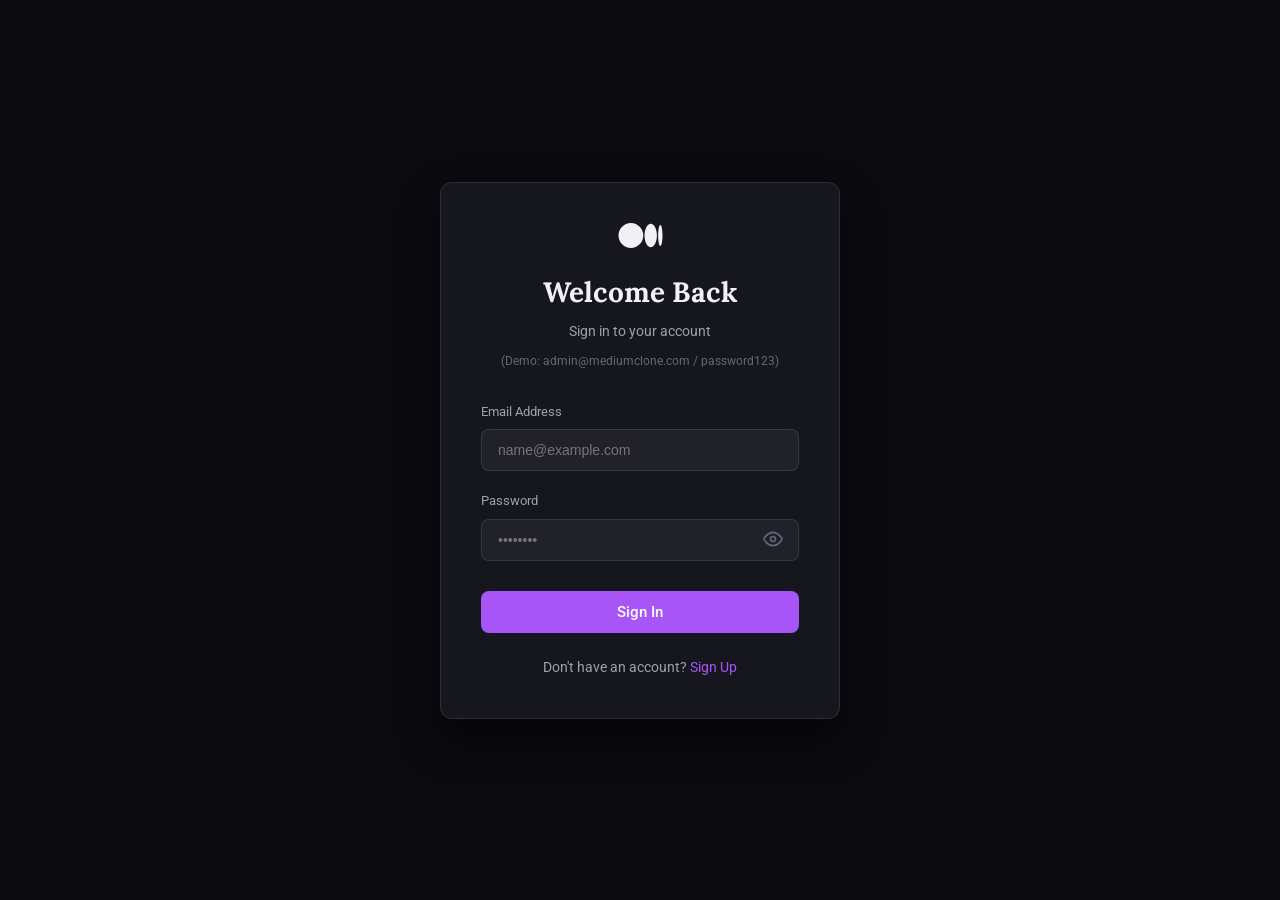
<file: login.html>
<!DOCTYPE html>
<html lang="en">
<head>
    <meta charset="UTF-8">
    <meta name="viewport" content="width=device-width, initial-scale=1.0">
    <title>Sign In — Medium Clone</title>
    <link href="https://fonts.googleapis.com/css2?family=Lora:ital,wght@0,400;0,700;1,400&family=Roboto:wght@300;400;500;700&display=swap" rel="stylesheet">
    <link rel="stylesheet" href="styles.css">
    <link rel="stylesheet" href="auth.css">
</head>
<body>
    <div class="auth-container">
        <div class="auth-card">
            <div class="auth-header">
                <a href="/" class="logo" style="margin-bottom: 16px; display: inline-block;">
                    <svg viewBox="0 0 1043.63 592.71" width="45" height="25">
                        <path d="M588.67 296.36c0 163.67-131.78 296.35-294.33 296.35S0 460 0 296.36 131.78 0 294.34 0s294.33 132.69 294.33 296.36M911.56 296.36c0 154.06-65.89 279-147.17 279s-147.17-124.94-147.17-279 65.88-279 147.16-279 147.17 124.9 147.17 279M1043.63 296.36c0 138-23.17 249.94-51.76 249.94s-51.75-111.91-51.75-249.94 23.17-249.94 51.75-249.94 51.76 111.9 51.76 249.94" fill="var(--text-primary)"/>
                    </svg>
                </a>
                <h1>Welcome Back</h1>
                <p>Sign in to your account</p>
                <div style="margin-top:10px; font-size:12px; color:var(--text-muted);">
                    (Demo: admin@mediumclone.com / password123)
                </div>
            </div>

            <form id="login-form">
                <div id="auth-error"></div>
                <div class="form-group">
                    <label for="email">Email Address</label>
                    <input type="email" id="email" required placeholder="name@example.com">
                </div>
                <div class="form-group" style="position: relative;">
                    <label for="password">Password</label>
                    <input type="password" id="password" required placeholder="••••••••" style="padding-right: 40px;">
                    <button type="button" id="toggle-password" style="position: absolute; right: 12px; top: 34px; color: var(--text-muted); padding: 4px;">
                        <svg width="20" height="20" viewBox="0 0 24 24" fill="none" stroke="currentColor" stroke-width="2"><path d="M1 12s4-8 11-8 11 8 11 8-4 8-11 8-11-8-11-8z"></path><circle cx="12" cy="12" r="3"></circle></svg>
                    </button>
                </div>
                <button type="submit" class="btn-block">Sign In</button>
            </form>

            <div class="auth-footer">
                Don't have an account? <a href="/register">Sign Up</a>
            </div>
        </div>
    </div>

    <script src="auth.js"></script>
    <script>
        document.getElementById('login-form').addEventListener('submit', (e) => {
            e.preventDefault();
            const email = document.getElementById('email').value;
            const password = document.getElementById('password').value;
            const errorDiv = document.getElementById('auth-error');
            
            const result = login(email, password);
            if (result.success) {
                if (result.user.role === 'admin') {
                    window.location.href = '/admin-dashboard';
                } else {
                    window.location.href = '/user-dashboard';
                }
            } else {
                errorDiv.textContent = result.message;
                errorDiv.style.display = 'block';
            }
        });

        // Toggle password visibility
        document.getElementById('toggle-password').addEventListener('click', function() {
            const passwordInput = document.getElementById('password');
            const type = passwordInput.getAttribute('type') === 'password' ? 'text' : 'password';
            passwordInput.setAttribute('type', type);
            
            if (type === 'text') {
                this.innerHTML = '<svg width="20" height="20" viewBox="0 0 24 24" fill="none" stroke="currentColor" stroke-width="2"><path d="M17.94 17.94A10.07 10.07 0 0 1 12 20c-7 0-11-8-11-8a18.45 18.45 0 0 1 5.06-5.94M9.9 4.24A9.12 9.12 0 0 1 12 4c7 0 11 8 11 8a18.5 18.5 0 0 1-2.16 3.19m-6.72-1.07a3 3 0 1 1-4.24-4.24"></path><line x1="1" y1="1" x2="23" y2="23"></line></svg>';
            } else {
                this.innerHTML = '<svg width="20" height="20" viewBox="0 0 24 24" fill="none" stroke="currentColor" stroke-width="2"><path d="M1 12s4-8 11-8 11 8 11 8-4 8-11 8-11-8-11-8z"></path><circle cx="12" cy="12" r="3"></circle></svg>';
            }
        });
    </script>
</body>
</html>
</file>
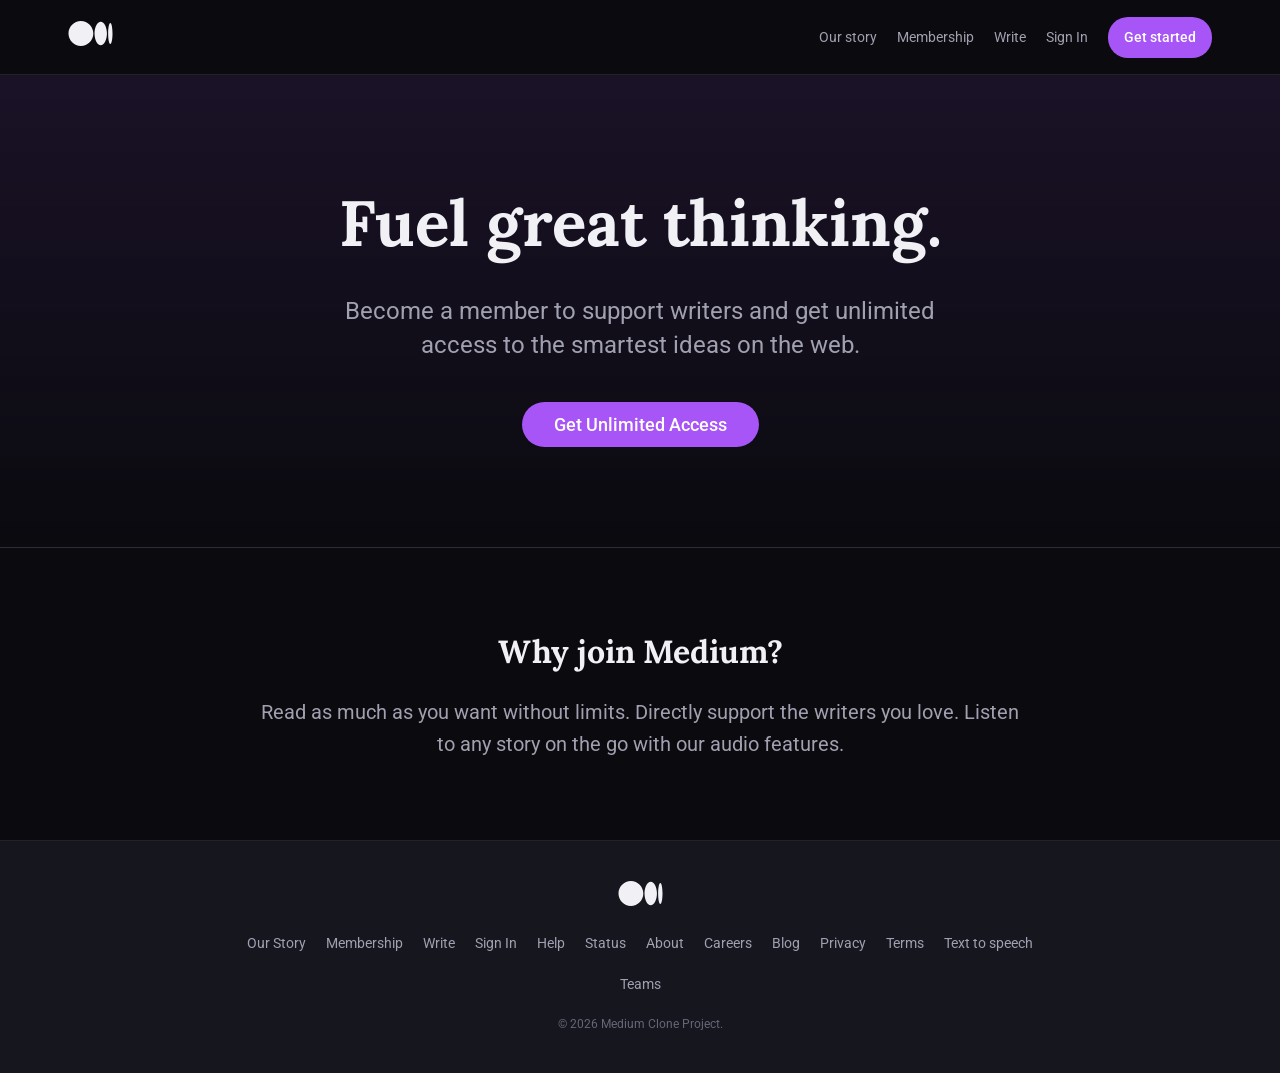
<file: membership.html>
<!DOCTYPE html>
<html lang="en">
<head>
    <meta charset="UTF-8">
    <meta name="viewport" content="width=device-width, initial-scale=1.0">
    <title>Membership — Medium Clone</title>
    <link href="https://fonts.googleapis.com/css2?family=Lora:ital,wght@0,400;0,700;1,400&family=Roboto:wght@300;400;500;700&display=swap" rel="stylesheet">
    <link rel="stylesheet" href="styles.css">
    <link rel="stylesheet" href="auth.css">
    <style>
        .page-header { text-align: center; padding: 100px 20px; border-bottom: 1px solid var(--border-color); background: linear-gradient(180deg, rgba(168,85,247,0.1) 0%, var(--bg-primary) 100%); }
        .page-header h1 { font-family: var(--font-serif); font-size: 64px; margin-bottom: 24px; color: var(--text-primary); }
        .page-header p { font-size: 24px; color: var(--text-secondary); max-width: 600px; margin: 0 auto; line-height: 1.4; }
        .content-section { max-width: 800px; margin: 80px auto; padding: 0 20px; text-align: center; }
    </style>
</head>
<body>
    <header class="navbar reading-nav">
        <div class="nav-container">
            <div class="nav-left">
                <a href="/" class="logo">
                    <svg viewBox="0 0 1043.63 592.71" width="45" height="25">
                        <path d="M588.67 296.36c0 163.67-131.78 296.35-294.33 296.35S0 460 0 296.36 131.78 0 294.34 0s294.33 132.69 294.33 296.36M911.56 296.36c0 154.06-65.89 279-147.17 279s-147.17-124.94-147.17-279 65.88-279 147.16-279 147.17 124.9 147.17 279M1043.63 296.36c0 138-23.17 249.94-51.76 249.94s-51.75-111.91-51.75-249.94 23.17-249.94 51.75-249.94 51.76 111.9 51.76 249.94" fill="var(--text-primary)"/>
                    </svg>
                </a>
            </div>
            <div class="nav-right" id="nav-right">
                <!-- Injected by auth.js -->
            </div>
        </div>
    </header>

    <div class="page-header">
        <h1>Fuel great thinking.</h1>
        <p>Become a member to support writers and get unlimited access to the smartest ideas on the web.</p>
        <button class="btn-primary btn-large" style="margin-top: 40px;">Get Unlimited Access</button>
    </div>
    
    <div class="content-section">
        <h2 style="font-family: var(--font-serif); font-size: 32px; margin-bottom: 20px;">Why join Medium?</h2>
        <p style="font-size: 20px; color: var(--text-secondary); line-height: 1.6;">Read as much as you want without limits. Directly support the writers you love. Listen to any story on the go with our audio features.</p>
    </div>

    <!-- Site Footer -->
    <footer style="background: var(--bg-secondary); padding: 40px 20px; border-top: 1px solid var(--border-dark); margin-top: 80px;">
        <div class="container" style="display: flex; flex-direction: column; align-items: center; gap: 20px;">
            <div class="logo">
                <svg viewBox="0 0 1043.63 592.71" width="45" height="25">
                    <path d="M588.67 296.36c0 163.67-131.78 296.35-294.33 296.35S0 460 0 296.36 131.78 0 294.34 0s294.33 132.69 294.33 296.36M911.56 296.36c0 154.06-65.89 279-147.17 279s-147.17-124.94-147.17-279 65.88-279 147.16-279 147.17 124.9 147.17 279M1043.63 296.36c0 138-23.17 249.94-51.76 249.94s-51.75-111.91-51.75-249.94 23.17-249.94 51.75-249.94 51.76 111.9 51.76 249.94" fill="var(--text-secondary)"/>
                </svg>
            </div>
            <div style="display: flex; flex-wrap: wrap; justify-content: center; gap: 20px; font-size: 14px; max-width: 800px;">
                <a href="/our-story" style="color: var(--text-secondary);">Our Story</a>
                <a href="/membership" style="color: var(--text-secondary);">Membership</a>
                <a href="/write" style="color: var(--text-secondary);">Write</a>
                <a href="/login" style="color: var(--text-secondary);">Sign In</a>
                <a href="#" style="color: var(--text-secondary);">Help</a>
                <a href="#" style="color: var(--text-secondary);">Status</a>
                <a href="#" style="color: var(--text-secondary);">About</a>
                <a href="#" style="color: var(--text-secondary);">Careers</a>
                <a href="#" style="color: var(--text-secondary);">Blog</a>
                <a href="#" style="color: var(--text-secondary);">Privacy</a>
                <a href="#" style="color: var(--text-secondary);">Terms</a>
                <a href="#" style="color: var(--text-secondary);">Text to speech</a>
                <a href="#" style="color: var(--text-secondary);">Teams</a>
            </div>
            <div style="font-size: 12px; color: var(--text-muted);">&copy; 2026 Medium Clone Project.</div>
        </div>
    </footer>

    <script src="auth.js"></script>
</body>
</html>
</file>
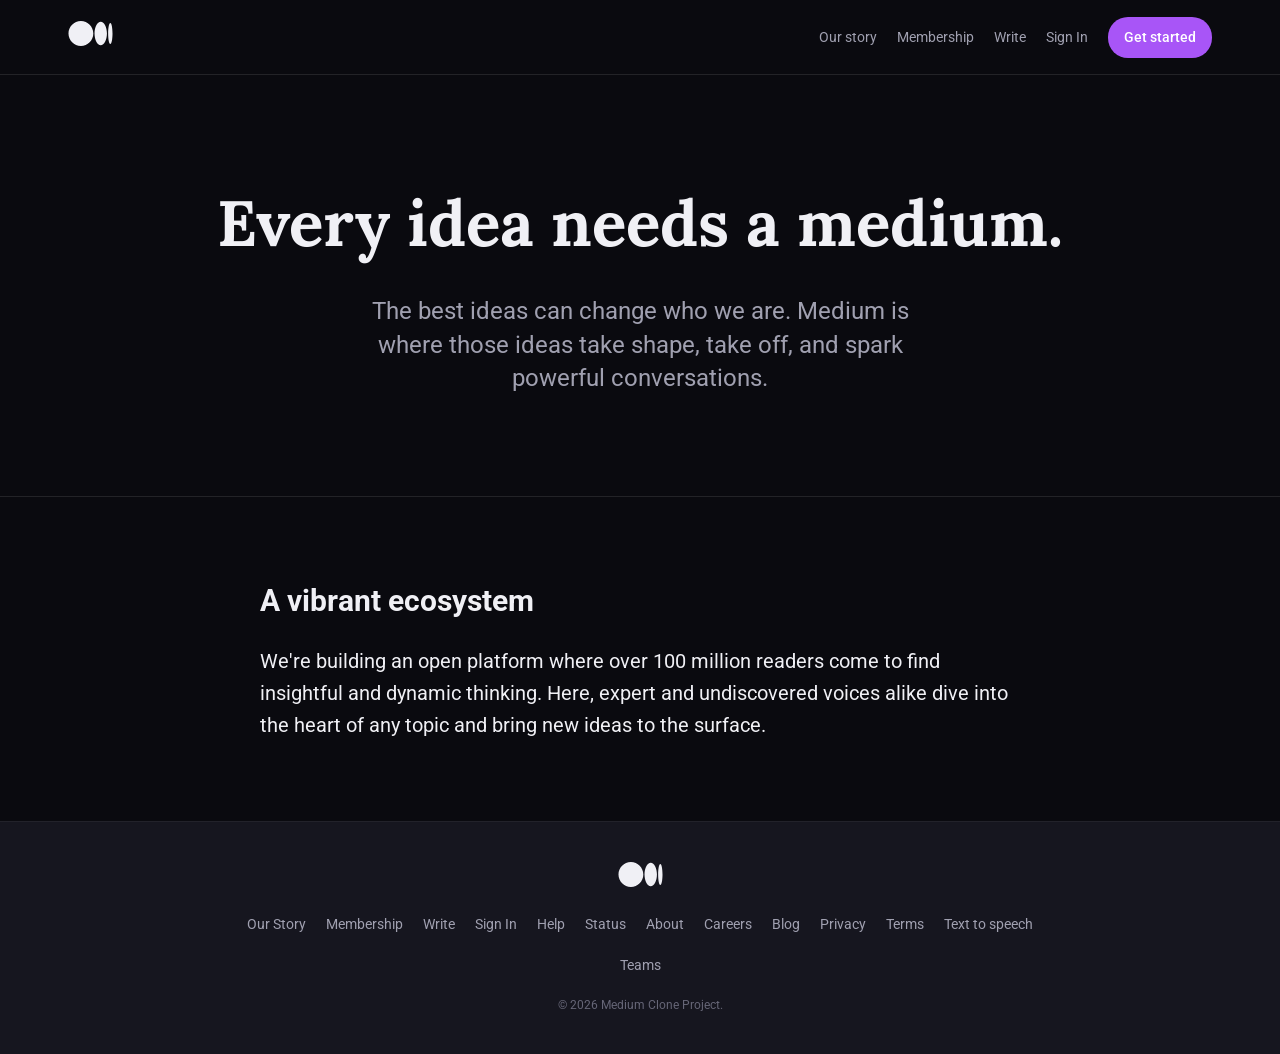
<file: our-story.html>
<!DOCTYPE html>
<html lang="en">
<head>
    <meta charset="UTF-8">
    <meta name="viewport" content="width=device-width, initial-scale=1.0">
    <title>Our Story — Medium Clone</title>
    <link href="https://fonts.googleapis.com/css2?family=Lora:ital,wght@0,400;0,700;1,400&family=Roboto:wght@300;400;500;700&display=swap" rel="stylesheet">
    <link rel="stylesheet" href="styles.css">
    <link rel="stylesheet" href="auth.css">
    <style>
        .page-header { text-align: center; padding: 100px 20px; border-bottom: 1px solid var(--border-color); }
        .page-header h1 { font-family: var(--font-serif); font-size: 64px; margin-bottom: 24px; }
        .page-header p { font-size: 24px; color: var(--text-secondary); max-width: 600px; margin: 0 auto; line-height: 1.4; }
        .content-section { max-width: 800px; margin: 80px auto; padding: 0 20px; font-size: 20px; line-height: 1.6; }
        .content-section h2 { margin-top: 40px; margin-bottom: 20px; }
    </style>
</head>
<body>
    <header class="navbar reading-nav">
        <div class="nav-container">
            <div class="nav-left">
                <a href="/" class="logo">
                    <svg viewBox="0 0 1043.63 592.71" width="45" height="25">
                        <path d="M588.67 296.36c0 163.67-131.78 296.35-294.33 296.35S0 460 0 296.36 131.78 0 294.34 0s294.33 132.69 294.33 296.36M911.56 296.36c0 154.06-65.89 279-147.17 279s-147.17-124.94-147.17-279 65.88-279 147.16-279 147.17 124.9 147.17 279M1043.63 296.36c0 138-23.17 249.94-51.76 249.94s-51.75-111.91-51.75-249.94 23.17-249.94 51.75-249.94 51.76 111.9 51.76 249.94" fill="var(--text-primary)"/>
                    </svg>
                </a>
            </div>
            <div class="nav-right" id="nav-right">
                <!-- Injected by auth.js -->
            </div>
        </div>
    </header>

    <div class="page-header">
        <h1>Every idea needs a medium.</h1>
        <p>The best ideas can change who we are. Medium is where those ideas take shape, take off, and spark powerful conversations.</p>
    </div>
    
    <div class="content-section">
        <h2>A vibrant ecosystem</h2>
        <p>We're building an open platform where over 100 million readers come to find insightful and dynamic thinking. Here, expert and undiscovered voices alike dive into the heart of any topic and bring new ideas to the surface.</p>
    </div>

    <!-- Site Footer -->
    <footer style="background: var(--bg-secondary); padding: 40px 20px; border-top: 1px solid var(--border-dark); margin-top: 80px;">
        <div class="container" style="display: flex; flex-direction: column; align-items: center; gap: 20px;">
            <div class="logo">
                <svg viewBox="0 0 1043.63 592.71" width="45" height="25">
                    <path d="M588.67 296.36c0 163.67-131.78 296.35-294.33 296.35S0 460 0 296.36 131.78 0 294.34 0s294.33 132.69 294.33 296.36M911.56 296.36c0 154.06-65.89 279-147.17 279s-147.17-124.94-147.17-279 65.88-279 147.16-279 147.17 124.9 147.17 279M1043.63 296.36c0 138-23.17 249.94-51.76 249.94s-51.75-111.91-51.75-249.94 23.17-249.94 51.75-249.94 51.76 111.9 51.76 249.94" fill="var(--text-secondary)"/>
                </svg>
            </div>
            <div style="display: flex; flex-wrap: wrap; justify-content: center; gap: 20px; font-size: 14px; max-width: 800px;">
                <a href="/our-story" style="color: var(--text-secondary);">Our Story</a>
                <a href="/membership" style="color: var(--text-secondary);">Membership</a>
                <a href="/write" style="color: var(--text-secondary);">Write</a>
                <a href="/login" style="color: var(--text-secondary);">Sign In</a>
                <a href="#" style="color: var(--text-secondary);">Help</a>
                <a href="#" style="color: var(--text-secondary);">Status</a>
                <a href="#" style="color: var(--text-secondary);">About</a>
                <a href="#" style="color: var(--text-secondary);">Careers</a>
                <a href="#" style="color: var(--text-secondary);">Blog</a>
                <a href="#" style="color: var(--text-secondary);">Privacy</a>
                <a href="#" style="color: var(--text-secondary);">Terms</a>
                <a href="#" style="color: var(--text-secondary);">Text to speech</a>
                <a href="#" style="color: var(--text-secondary);">Teams</a>
            </div>
            <div style="font-size: 12px; color: var(--text-muted);">&copy; 2026 Medium Clone Project.</div>
        </div>
    </footer>

    <script src="auth.js"></script>
</body>
</html>
</file>
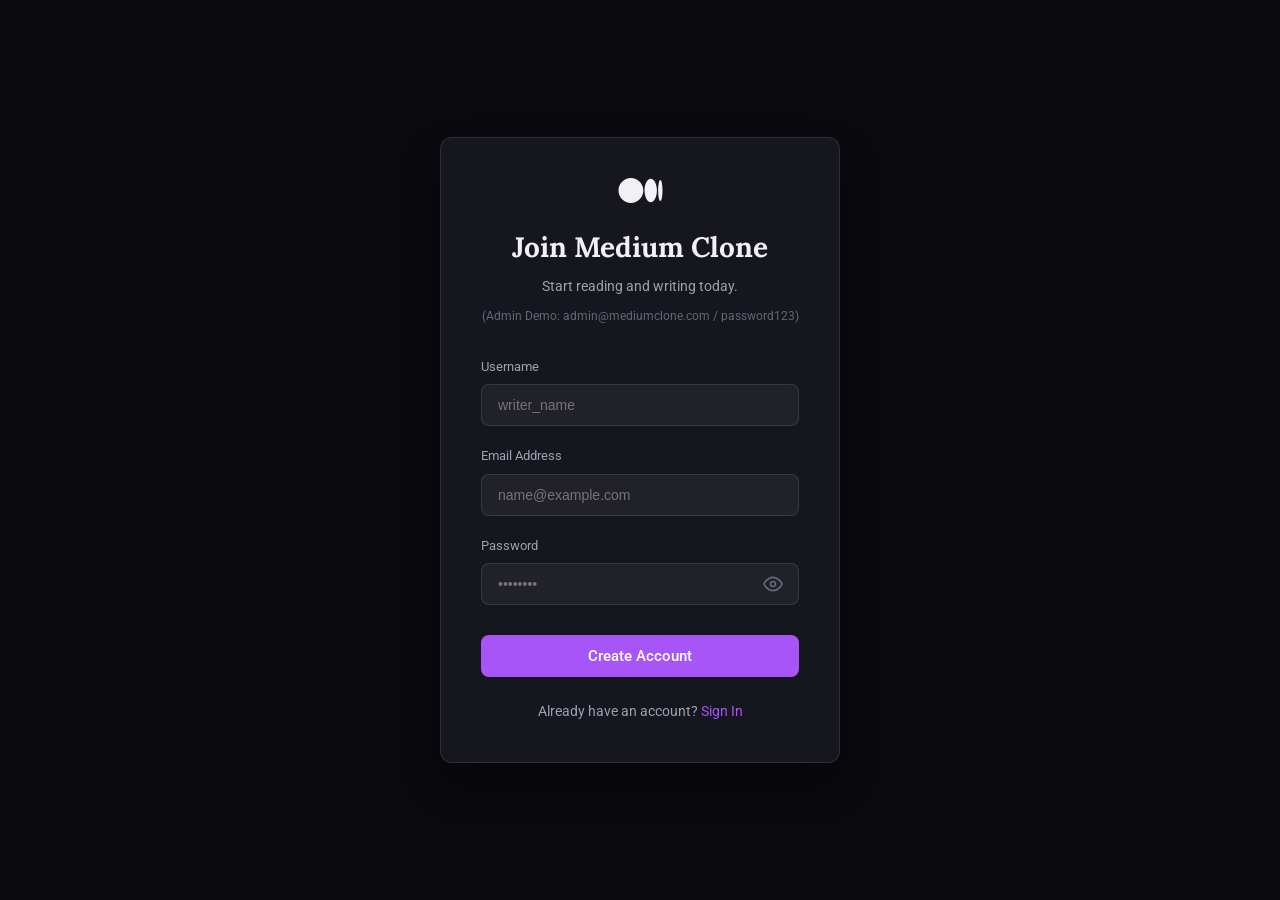
<file: register.html>
<!DOCTYPE html>
<html lang="en">
<head>
    <meta charset="UTF-8">
    <meta name="viewport" content="width=device-width, initial-scale=1.0">
    <title>Sign Up — Medium Clone</title>
    <link href="https://fonts.googleapis.com/css2?family=Lora:ital,wght@0,400;0,700;1,400&family=Roboto:wght@300;400;500;700&display=swap" rel="stylesheet">
    <link rel="stylesheet" href="styles.css">
    <link rel="stylesheet" href="auth.css">
</head>
<body>
    <div class="auth-container">
        <div class="auth-card">
            <div class="auth-header">
                <a href="/" class="logo" style="margin-bottom: 16px; display: inline-block;">
                    <svg viewBox="0 0 1043.63 592.71" width="45" height="25">
                        <path d="M588.67 296.36c0 163.67-131.78 296.35-294.33 296.35S0 460 0 296.36 131.78 0 294.34 0s294.33 132.69 294.33 296.36M911.56 296.36c0 154.06-65.89 279-147.17 279s-147.17-124.94-147.17-279 65.88-279 147.16-279 147.17 124.9 147.17 279M1043.63 296.36c0 138-23.17 249.94-51.76 249.94s-51.75-111.91-51.75-249.94 23.17-249.94 51.75-249.94 51.76 111.9 51.76 249.94" fill="var(--text-primary)"/>
                    </svg>
                </a>
                <h1>Join Medium Clone</h1>
                <p>Start reading and writing today.</p>
                <div style="margin-top:10px; font-size:12px; color:var(--text-muted);">
                    (Admin Demo: admin@mediumclone.com / password123)
                </div>
            </div>

            <form id="register-form">
                <div id="auth-error"></div>
                <div class="form-group">
                    <label for="username">Username</label>
                    <input type="text" id="username" required placeholder="writer_name">
                </div>
                <div class="form-group">
                    <label for="email">Email Address</label>
                    <input type="email" id="email" required placeholder="name@example.com">
                </div>
                <div class="form-group" style="position: relative;">
                    <label for="password">Password</label>
                    <input type="password" id="password" required placeholder="••••••••" style="padding-right: 40px;">
                    <button type="button" id="toggle-password" style="position: absolute; right: 12px; top: 34px; color: var(--text-muted); padding: 4px;">
                        <svg width="20" height="20" viewBox="0 0 24 24" fill="none" stroke="currentColor" stroke-width="2"><path d="M1 12s4-8 11-8 11 8 11 8-4 8-11 8-11-8-11-8z"></path><circle cx="12" cy="12" r="3"></circle></svg>
                    </button>
                </div>
                <button type="submit" class="btn-block">Create Account</button>
            </form>

            <div class="auth-footer">
                Already have an account? <a href="/login">Sign In</a>
            </div>
        </div>
    </div>

    <script src="auth.js"></script>
    <script>
        document.getElementById('register-form').addEventListener('submit', (e) => {
            e.preventDefault();
            const username = document.getElementById('username').value;
            const email = document.getElementById('email').value;
            const password = document.getElementById('password').value;
            const errorDiv = document.getElementById('auth-error');
            
            const result = register(username, email, password);
            if (result.success) {
                window.location.href = '/user-dashboard';
            } else {
                errorDiv.textContent = result.message;
                errorDiv.style.display = 'block';
            }
        });

        // Toggle password visibility
        document.getElementById('toggle-password').addEventListener('click', function() {
            const passwordInput = document.getElementById('password');
            const type = passwordInput.getAttribute('type') === 'password' ? 'text' : 'password';
            passwordInput.setAttribute('type', type);
            
            if (type === 'text') {
                this.innerHTML = '<svg width="20" height="20" viewBox="0 0 24 24" fill="none" stroke="currentColor" stroke-width="2"><path d="M17.94 17.94A10.07 10.07 0 0 1 12 20c-7 0-11-8-11-8a18.45 18.45 0 0 1 5.06-5.94M9.9 4.24A9.12 9.12 0 0 1 12 4c7 0 11 8 11 8a18.5 18.5 0 0 1-2.16 3.19m-6.72-1.07a3 3 0 1 1-4.24-4.24"></path><line x1="1" y1="1" x2="23" y2="23"></line></svg>';
            } else {
                this.innerHTML = '<svg width="20" height="20" viewBox="0 0 24 24" fill="none" stroke="currentColor" stroke-width="2"><path d="M1 12s4-8 11-8 11 8 11 8-4 8-11 8-11-8-11-8z"></path><circle cx="12" cy="12" r="3"></circle></svg>';
            }
        });
    </script>
</body>
</html>
</file>
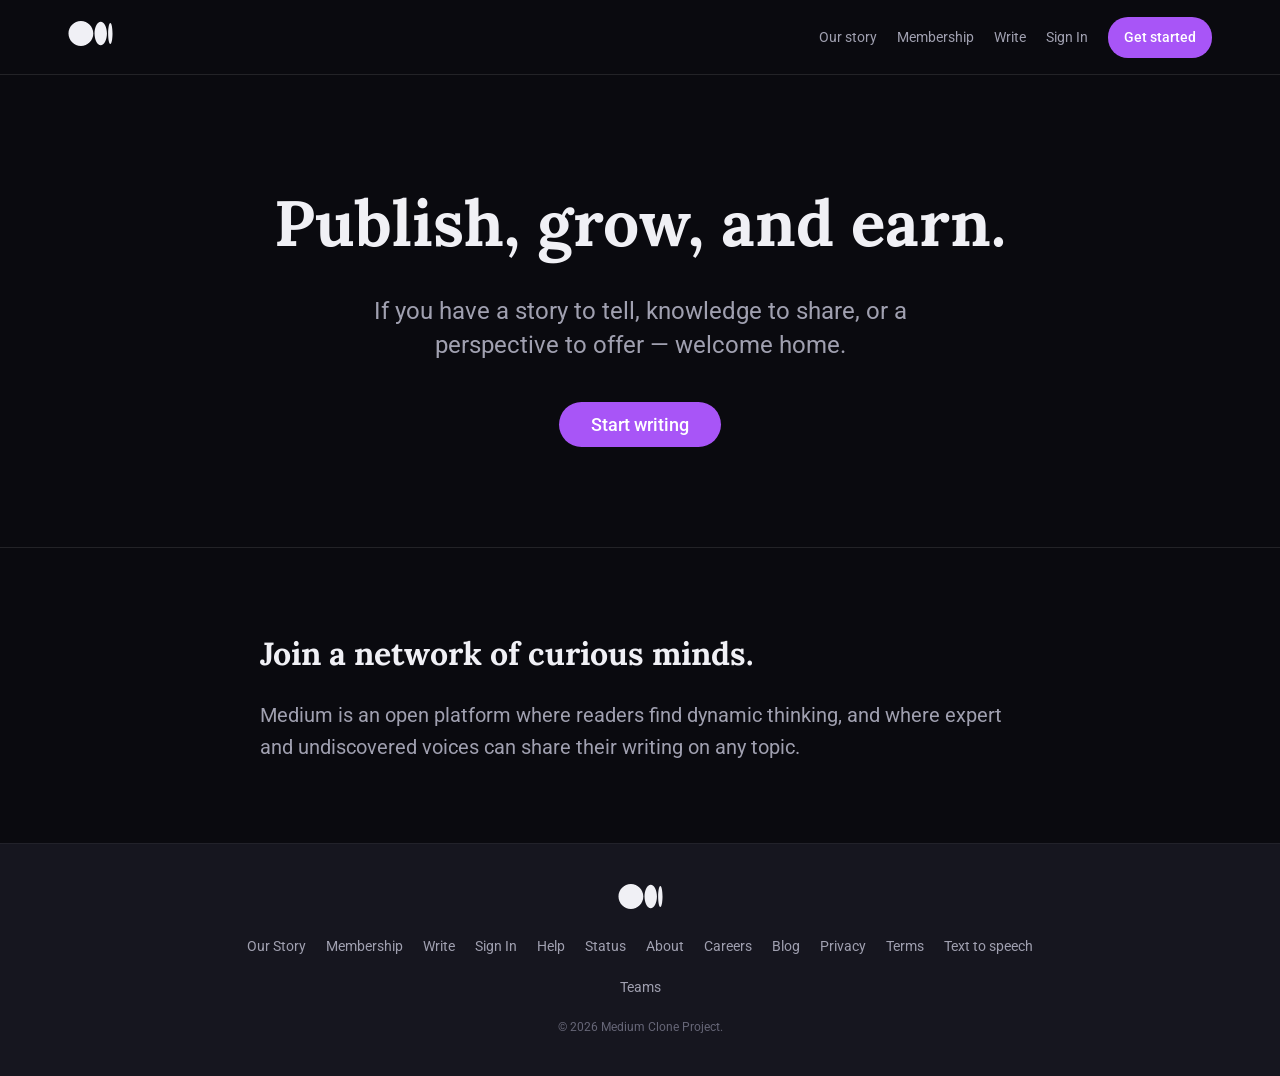
<file: write.html>
<!DOCTYPE html>
<html lang="en">
<head>
    <meta charset="UTF-8">
    <meta name="viewport" content="width=device-width, initial-scale=1.0">
    <title>Write on Medium — Medium Clone</title>
    <link href="https://fonts.googleapis.com/css2?family=Lora:ital,wght@0,400;0,700;1,400&family=Roboto:wght@300;400;500;700&display=swap" rel="stylesheet">
    <link rel="stylesheet" href="styles.css">
    <link rel="stylesheet" href="auth.css">
    <style>
        .page-header { text-align: center; padding: 100px 20px; border-bottom: 1px solid var(--border-color); }
        .page-header h1 { font-family: var(--font-serif); font-size: 64px; margin-bottom: 24px; }
        .page-header p { font-size: 24px; color: var(--text-secondary); max-width: 600px; margin: 0 auto; line-height: 1.4; }
        .content-section { max-width: 800px; margin: 80px auto; padding: 0 20px; font-size: 20px; line-height: 1.6; }
    </style>
</head>
<body>
    <header class="navbar reading-nav">
        <div class="nav-container">
            <div class="nav-left">
                <a href="/" class="logo">
                    <svg viewBox="0 0 1043.63 592.71" width="45" height="25">
                        <path d="M588.67 296.36c0 163.67-131.78 296.35-294.33 296.35S0 460 0 296.36 131.78 0 294.34 0s294.33 132.69 294.33 296.36M911.56 296.36c0 154.06-65.89 279-147.17 279s-147.17-124.94-147.17-279 65.88-279 147.16-279 147.17 124.9 147.17 279M1043.63 296.36c0 138-23.17 249.94-51.76 249.94s-51.75-111.91-51.75-249.94 23.17-249.94 51.75-249.94 51.76 111.9 51.76 249.94" fill="var(--text-primary)"/>
                    </svg>
                </a>
            </div>
            <div class="nav-right" id="nav-right">
                <!-- Injected by auth.js -->
            </div>
        </div>
    </header>

    <div class="page-header">
        <h1>Publish, grow, and earn.</h1>
        <p>If you have a story to tell, knowledge to share, or a perspective to offer — welcome home.</p>
        <button class="btn-primary btn-large" style="margin-top: 40px;" onclick="window.location.href='/register'">Start writing</button>
    </div>
    
    <div class="content-section">
        <h2 style="font-family: var(--font-serif); font-size: 32px; margin-bottom: 20px;">Join a network of curious minds.</h2>
        <p style="color: var(--text-secondary);">Medium is an open platform where readers find dynamic thinking, and where expert and undiscovered voices can share their writing on any topic.</p>
    </div>

    <!-- Site Footer -->
    <footer style="background: var(--bg-secondary); padding: 40px 20px; border-top: 1px solid var(--border-dark); margin-top: 80px;">
        <div class="container" style="display: flex; flex-direction: column; align-items: center; gap: 20px;">
            <div class="logo">
                <svg viewBox="0 0 1043.63 592.71" width="45" height="25">
                    <path d="M588.67 296.36c0 163.67-131.78 296.35-294.33 296.35S0 460 0 296.36 131.78 0 294.34 0s294.33 132.69 294.33 296.36M911.56 296.36c0 154.06-65.89 279-147.17 279s-147.17-124.94-147.17-279 65.88-279 147.16-279 147.17 124.9 147.17 279M1043.63 296.36c0 138-23.17 249.94-51.76 249.94s-51.75-111.91-51.75-249.94 23.17-249.94 51.75-249.94 51.76 111.9 51.76 249.94" fill="var(--text-secondary)"/>
                </svg>
            </div>
            <div style="display: flex; flex-wrap: wrap; justify-content: center; gap: 20px; font-size: 14px; max-width: 800px;">
                <a href="/our-story" style="color: var(--text-secondary);">Our Story</a>
                <a href="/membership" style="color: var(--text-secondary);">Membership</a>
                <a href="/write" style="color: var(--text-secondary);">Write</a>
                <a href="/login" style="color: var(--text-secondary);">Sign In</a>
                <a href="#" style="color: var(--text-secondary);">Help</a>
                <a href="#" style="color: var(--text-secondary);">Status</a>
                <a href="#" style="color: var(--text-secondary);">About</a>
                <a href="#" style="color: var(--text-secondary);">Careers</a>
                <a href="#" style="color: var(--text-secondary);">Blog</a>
                <a href="#" style="color: var(--text-secondary);">Privacy</a>
                <a href="#" style="color: var(--text-secondary);">Terms</a>
                <a href="#" style="color: var(--text-secondary);">Text to speech</a>
                <a href="#" style="color: var(--text-secondary);">Teams</a>
            </div>
            <div style="font-size: 12px; color: var(--text-muted);">&copy; 2026 Medium Clone Project.</div>
        </div>
    </footer>

    <script src="auth.js"></script>
</body>
</html>
</file>
<file: styles.css>
/* ============================================
   Medium Clone — Core Styles (Dark Mode)
   ============================================ */

:root {
    --bg-primary: #0a0a0f;
    --bg-secondary: #16161f;
    --bg-accent: #1e1e2a;
    --text-primary: #f0f0f5;
    --text-secondary: #a0a0b0;
    --text-muted: #666677;
    --border-color: rgba(255, 255, 255, 0.1);
    --border-dark: rgba(255, 255, 255, 0.05);
    
    --brand-color: #a855f7; /* Purple accent for premium feel */
    --brand-hover: #9333ea;
    
    --font-serif: 'Lora', Georgia, serif;
    --font-sans: 'Roboto', -apple-system, sans-serif;
    
    --nav-height: 75px;
}

* {
    margin: 0;
    padding: 0;
    box-sizing: border-box;
}

body {
    font-family: var(--font-sans);
    background-color: var(--bg-primary);
    color: var(--text-primary);
    line-height: 1.5;
    overflow-x: hidden;
}

a {
    color: inherit;
    text-decoration: none;
}

button {
    cursor: pointer;
    border: none;
    background: none;
    font-family: inherit;
}

.container {
    max-width: 1192px;
    margin: 0 auto;
    padding: 0 24px;
}

/* ============================================
   Navigation
   ============================================ */
.navbar {
    height: var(--nav-height);
    border-bottom: 1px solid var(--border-color);
    background: var(--bg-secondary);
    position: sticky;
    top: 0;
    z-index: 100;
    transition: background-color 0.3s, box-shadow 0.3s;
}

.navbar.scrolled {
    background: rgba(10, 10, 15, 0.85);
    backdrop-filter: blur(12px);
    box-shadow: 0 4px 20px rgba(0,0,0,0.5);
}

.reading-nav {
    background: var(--bg-primary);
    border-bottom: 1px solid var(--border-color);
}

.nav-container {
    max-width: 1192px;
    margin: 0 auto;
    padding: 0 24px;
    height: 100%;
    display: flex;
    align-items: center;
    justify-content: space-between;
}

.nav-left {
    display: flex;
    align-items: center;
    gap: 16px;
}

.logo svg path {
    fill: var(--text-primary);
}

.nav-search {
    display: flex;
    align-items: center;
    gap: 8px;
    background: rgba(255,255,255,0.05);
    padding: 8px 16px;
    border-radius: 20px;
    color: var(--text-muted);
    border: 1px solid var(--border-dark);
}

.nav-search input {
    border: none;
    background: none;
    outline: none;
    color: var(--text-primary);
    font-size: 14px;
    font-family: var(--font-sans);
}

.nav-right {
    display: flex;
    align-items: center;
    gap: 20px;
}

.nav-link {
    font-size: 14px;
    color: var(--text-secondary);
    transition: color 0.2s;
}

.nav-link:hover {
    color: var(--text-primary);
}

.btn-primary {
    background: var(--brand-color);
    color: white;
    padding: 10px 16px;
    border-radius: 20px;
    font-size: 14px;
    font-weight: 500;
    transition: background 0.2s;
}

.btn-primary:hover {
    background: var(--brand-hover);
}

.icon-btn {
    color: var(--text-muted);
    display: flex;
    align-items: center;
    justify-content: center;
    transition: color 0.2s;
}

.icon-btn:hover {
    color: var(--text-primary);
}

.avatar {
    width: 32px;
    height: 32px;
    border-radius: 50%;
    object-fit: cover;
    cursor: pointer;
    border: 1px solid var(--border-color);
}

/* ============================================
   Hero Section
   ============================================ */
.hero {
    background: linear-gradient(180deg, var(--bg-secondary) 0%, var(--bg-primary) 100%);
    border-bottom: 1px solid var(--border-color);
    position: relative;
    overflow: hidden;
}

.hero-content {
    max-width: 1192px;
    margin: 0 auto;
    padding: 92px 24px;
    position: relative;
    z-index: 2;
}

.hero h1 {
    font-family: var(--font-serif);
    font-size: clamp(50px, 8vw, 90px);
    line-height: 1.1;
    letter-spacing: -0.03em;
    margin-bottom: 30px;
    max-width: 800px;
    background: linear-gradient(90deg, #fff, #a0a0b0);
    -webkit-background-clip: text;
    -webkit-text-fill-color: transparent;
}

.hero p {
    font-size: 22px;
    color: var(--text-secondary);
    margin-bottom: 50px;
    max-width: 500px;
    line-height: 1.4;
}

.btn-large {
    font-size: 18px;
    padding: 12px 32px;
    border-radius: 30px;
}

.hero-animation {
    position: absolute;
    right: 0;
    top: 0;
    bottom: 0;
    width: 50%;
    display: flex;
    flex-wrap: wrap;
    align-content: flex-start;
    overflow: hidden;
    opacity: 0.3;
}

.hero-animation span {
    color: var(--brand-color);
}

/* ============================================
   Trending Section
   ============================================ */
.trending-section {
    padding: 40px 0;
    border-bottom: 1px solid var(--border-dark);
}

.section-title {
    display: flex;
    align-items: center;
    gap: 10px;
    font-size: 16px;
    font-weight: 600;
    margin-bottom: 24px;
    color: var(--text-primary);
}

.trending-grid {
    display: grid;
    grid-template-columns: repeat(3, 1fr);
    gap: 32px;
}

.trending-card {
    display: flex;
    gap: 16px;
}

.trending-rank {
    font-size: 32px;
    font-weight: 700;
    color: var(--border-color);
    line-height: 1;
}

.trending-content .author {
    display: flex;
    align-items: center;
    gap: 8px;
    font-size: 13px;
    font-weight: 500;
    margin-bottom: 8px;
    color: var(--text-secondary);
}

.author img {
    width: 20px;
    height: 20px;
    border-radius: 50%;
}

.trending-content h3 {
    font-size: 16px;
    font-weight: 700;
    line-height: 1.3;
    margin-bottom: 8px;
}

.trending-content h3 a:hover {
    color: var(--brand-color);
}

.trending-content .meta {
    font-size: 13px;
    color: var(--text-muted);
}

/* ============================================
   Main Feed Layout
   ============================================ */
.main-layout {
    max-width: 800px;
    margin: 0 auto;
    padding-top: 50px;
}

.feed-header {
    display: flex;
    gap: 32px;
    border-bottom: 1px solid var(--border-dark);
    margin-bottom: 32px;
}

.feed-tab {
    font-size: 14px;
    color: var(--text-muted);
    padding-bottom: 16px;
    border-bottom: 2px solid transparent;
    transition: color 0.2s;
}

.feed-tab.active {
    color: var(--text-primary);
    border-bottom-color: var(--brand-color);
}

/* Article Card in Feed */
.feed-card {
    display: flex;
    justify-content: space-between;
    gap: 20px;
    margin-bottom: 48px;
}

.feed-card-content {
    flex: 1;
}

.feed-card .author {
    display: flex;
    align-items: center;
    gap: 8px;
    font-size: 13px;
    margin-bottom: 12px;
    color: var(--text-secondary);
}

.feed-card .author img {
    width: 24px;
    height: 24px;
    border-radius: 50%;
}

.feed-card h2 {
    font-size: 22px;
    font-weight: 700;
    line-height: 1.3;
    margin-bottom: 8px;
}

.feed-card h2:hover {
    color: var(--brand-color);
}

.feed-card p {
    font-size: 16px;
    color: var(--text-secondary);
    line-height: 1.5;
    margin-bottom: 16px;
    font-family: var(--font-serif);
    display: -webkit-box;
    -webkit-line-clamp: 2;
    -webkit-box-orient: vertical;
    overflow: hidden;
}

.feed-card .meta {
    display: flex;
    justify-content: space-between;
    align-items: center;
    font-size: 13px;
    color: var(--text-muted);
}

.feed-card .meta-left {
    display: flex;
    align-items: center;
    gap: 8px;
}

.feed-card .tag {
    background: rgba(255,255,255,0.05);
    padding: 4px 10px;
    border-radius: 12px;
    border: 1px solid var(--border-dark);
}

.feed-card-image {
    width: 200px;
    height: 134px;
    flex-shrink: 0;
    border-radius: 4px;
    overflow: hidden;
}

.feed-card-image img {
    width: 100%;
    height: 100%;
    object-fit: cover;
    transition: transform 0.3s;
}

.feed-card-image:hover img {
    transform: scale(1.05);
}

/* Sidebar */
.sidebar {
    position: sticky;
    top: calc(var(--nav-height) + 40px);
    height: max-content;
    align-self: start;
}

.discover-topics h3 {
    font-size: 15px;
    font-weight: 600;
    margin-bottom: 20px;
    color: var(--text-primary);
}

.topic-tags {
    display: flex;
    flex-wrap: wrap;
    gap: 10px;
    margin-bottom: 24px;
}

.topic-tag {
    font-size: 13px;
    font-weight: 500;
    color: var(--text-secondary);
    background: rgba(255,255,255,0.04);
    padding: 8px 14px;
    border-radius: 24px;
    border: 1px solid rgba(255,255,255,0.1);
    transition: all 0.2s ease;
}

.topic-tag:hover {
    background: rgba(255,255,255,0.08);
    color: var(--text-primary);
    border-color: rgba(255,255,255,0.2);
}

.see-more {
    font-size: 14px;
    color: var(--brand-color);
    display: inline-block;
    margin-bottom: 40px;
    font-weight: 500;
}

.footer-links {
    display: flex;
    flex-wrap: wrap;
    gap: 16px 20px;
    border-top: 1px solid var(--border-dark);
    padding-top: 24px;
}

.footer-links a {
    font-size: 13px;
    color: var(--text-muted);
}

.footer-links a:hover {
    color: var(--text-primary);
}

/* ============================================
   Article Reading Page
   ============================================ */
.article-page {
    background: var(--bg-primary);
}

.article-container {
    max-width: 680px;
    margin: 0 auto;
    padding: 40px 20px 80px;
}

.author-block {
    display: flex;
    align-items: center;
    gap: 16px;
    margin-bottom: 32px;
}

.author-avatar {
    width: 48px;
    height: 48px;
    border-radius: 50%;
    object-fit: cover;
}

.author-name {
    font-size: 16px;
    font-weight: 500;
    display: flex;
    align-items: center;
    gap: 8px;
}

.btn-follow {
    color: var(--brand-color);
    font-size: 14px;
    font-weight: 400;
}

.btn-follow:hover {
    color: var(--brand-hover);
}

.article-meta {
    font-size: 14px;
    color: var(--text-muted);
    margin-top: 4px;
}

.article-meta span {
    color: var(--text-secondary);
}

.article-actions {
    display: flex;
    justify-content: space-between;
    padding: 16px 0;
    border-top: 1px solid var(--border-dark);
    border-bottom: 1px solid var(--border-dark);
    margin-bottom: 40px;
}

.actions-left, .actions-right {
    display: flex;
    gap: 20px;
}

.action-btn {
    display: flex;
    align-items: center;
    gap: 6px;
    color: var(--text-muted);
    font-size: 13px;
}

.action-btn:hover {
    color: var(--text-primary);
}

#clap-btn.clapped {
    color: var(--brand-color);
}

#clap-btn.clapped svg {
    fill: var(--brand-color);
    stroke: var(--brand-color);
}

/* Article Typography */
.article-content {
    font-family: var(--font-serif);
    font-size: 20px;
    line-height: 1.7;
    color: var(--text-primary);
}

.article-content h1 {
    font-family: var(--font-sans);
    font-size: 42px;
    font-weight: 700;
    line-height: 1.2;
    margin-bottom: 12px;
}

.article-content .subtitle {
    font-family: var(--font-sans);
    font-size: 22px;
    color: var(--text-secondary);
    font-weight: 400;
    margin-bottom: 40px;
}

.article-content h3 {
    font-family: var(--font-sans);
    font-size: 24px;
    font-weight: 600;
    margin: 40px 0 16px;
    color: #fff;
}

.article-content p {
    margin-bottom: 28px;
    color: #e0e0e0;
}

.article-content p.drop-cap::first-letter {
    float: left;
    font-size: 72px;
    line-height: 60px;
    padding-top: 4px;
    padding-right: 8px;
    padding-left: 3px;
    font-family: var(--font-serif);
    color: var(--brand-color);
}

.article-content figure {
    margin: 40px 0;
}

.article-content img {
    width: 100%;
    height: auto;
    border-radius: 8px;
}

.article-content figcaption {
    text-align: center;
    font-family: var(--font-sans);
    font-size: 14px;
    color: var(--text-muted);
    margin-top: 10px;
}

.article-content blockquote {
    border-left: 3px solid var(--text-primary);
    padding-left: 20px;
    font-style: italic;
    font-size: 24px;
    margin: 40px 0;
    color: var(--text-secondary);
}

.article-content pre {
    background: #000;
    padding: 24px;
    border-radius: 8px;
    border: 1px solid var(--border-dark);
    overflow-x: auto;
    font-family: monospace;
    font-size: 14px;
    margin: 32px 0;
    color: #a0a0b0;
}

.article-tags {
    display: flex;
    gap: 8px;
    margin: 40px 0;
}

/* ============================================
   Responsive
   ============================================ */
@media (max-width: 1024px) {
    .main-layout {
        padding: 40px 20px;
    }

    .sidebar {
        position: static;
        border-top: 1px solid var(--border-dark);
        padding-top: 40px;
    }

    .hero-animation {
        display: none;
    }
}

@media (max-width: 768px) {
    .hidden-mobile {
        display: none !important;
    }

    .trending-grid {
        grid-template-columns: 1fr;
        gap: 20px;
    }

    .feed-card {
        flex-direction: column-reverse;
    }

    .feed-card-image {
        width: 100%;
        height: 200px;
    }

    .article-content h1 {
        font-size: 32px;
    }
}
</file>
<file: auth.css>
/* ============================================
   Medium Clone — Auth & Dashboard Styles
   ============================================ */

.auth-dropdown {
    position: relative;
}

.dropdown-menu {
    position: absolute;
    top: 50px;
    right: 0;
    width: 200px;
    background: var(--bg-secondary);
    border: 1px solid var(--border-color);
    border-radius: 8px;
    box-shadow: 0 10px 30px rgba(0,0,0,0.5);
    padding: 8px 0;
    opacity: 0;
    visibility: hidden;
    transform: translateY(-10px);
    transition: 0.2s ease;
    z-index: 100;
}

.dropdown-menu.active {
    opacity: 1;
    visibility: visible;
    transform: translateY(0);
}

.dropdown-header {
    padding: 8px 16px;
    display: flex;
    justify-content: space-between;
    align-items: center;
    color: var(--text-primary);
}

.role-badge {
    font-size: 10px;
    padding: 2px 6px;
    border-radius: 4px;
    text-transform: uppercase;
    font-weight: 700;
}

.role-badge.admin {
    background: #ef4444;
    color: white;
}

.role-badge.user {
    background: rgba(255, 255, 255, 0.1);
    color: var(--text-secondary);
}

.dropdown-menu hr {
    border: none;
    border-top: 1px solid var(--border-color);
    margin: 8px 0;
}

.dropdown-menu a {
    display: block;
    padding: 8px 16px;
    font-size: 14px;
    color: var(--text-secondary);
    transition: 0.2s;
}

.dropdown-menu a:hover {
    color: var(--text-primary);
    background: rgba(255, 255, 255, 0.05);
}

/* Auth Pages */
.auth-container {
    min-height: 100vh;
    display: flex;
    align-items: center;
    justify-content: center;
    padding: 40px 20px;
    background: var(--bg-primary);
}

.auth-card {
    background: var(--bg-secondary);
    border: 1px solid var(--border-color);
    border-radius: 12px;
    padding: 40px;
    width: 100%;
    max-width: 400px;
    box-shadow: 0 20px 40px rgba(0,0,0,0.4);
}

.auth-header {
    text-align: center;
    margin-bottom: 32px;
}

.auth-header h1 {
    font-family: var(--font-serif);
    font-size: 28px;
    margin-bottom: 8px;
}

.auth-header p {
    color: var(--text-secondary);
    font-size: 14px;
}

.form-group {
    margin-bottom: 20px;
}

.form-group label {
    display: block;
    margin-bottom: 8px;
    font-size: 13px;
    color: var(--text-secondary);
}

.form-group input {
    width: 100%;
    background: rgba(255, 255, 255, 0.05);
    border: 1px solid var(--border-color);
    padding: 12px 16px;
    border-radius: 8px;
    color: var(--text-primary);
    font-size: 14px;
}

.form-group input:focus {
    outline: none;
    border-color: var(--brand-color);
}

.btn-block {
    width: 100%;
    padding: 12px;
    background: var(--brand-color);
    color: white;
    border-radius: 8px;
    font-weight: 500;
    font-size: 15px;
    margin-top: 10px;
}

.btn-block:hover {
    background: var(--brand-hover);
}

.auth-footer {
    margin-top: 24px;
    text-align: center;
    font-size: 14px;
    color: var(--text-secondary);
}

.auth-footer a {
    color: var(--brand-color);
}

#auth-error {
    color: #ef4444;
    font-size: 13px;
    margin-bottom: 16px;
    text-align: center;
    display: none;
}

/* Dashboard Layout */
.dashboard-layout {
    display: flex;
    min-height: calc(100vh - var(--nav-height));
    margin-top: var(--nav-height);
}

.sidebar {
    width: 250px;
    background: var(--bg-secondary);
    border-right: 1px solid var(--border-color);
    padding: 32px 20px;
    position: fixed;
    height: calc(100vh - var(--nav-height));
    overflow-y: auto;
}

.sidebar-link {
    display: flex;
    align-items: center;
    gap: 12px;
    padding: 12px 16px;
    color: var(--text-secondary);
    border-radius: 8px;
    font-size: 14px;
    margin-bottom: 4px;
}

.sidebar-link:hover, .sidebar-link.active {
    background: rgba(255,255,255,0.05);
    color: var(--text-primary);
}

.sidebar-link.active {
    color: var(--brand-color);
}

.dashboard-content {
    flex: 1;
    margin-left: 250px;
    padding: 40px;
}

.dashboard-header {
    display: flex;
    justify-content: space-between;
    align-items: center;
    margin-bottom: 40px;
}

.dashboard-header h1 {
    font-size: 32px;
    font-family: var(--font-serif);
}

.stats-grid {
    display: grid;
    grid-template-columns: repeat(auto-fit, minmax(200px, 1fr));
    gap: 20px;
    margin-bottom: 40px;
}

.stat-card {
    background: var(--bg-secondary);
    border: 1px solid var(--border-color);
    border-radius: 12px;
    padding: 24px;
}

.stat-card .label {
    color: var(--text-secondary);
    font-size: 13px;
    margin-bottom: 8px;
    text-transform: uppercase;
}

.stat-card .value {
    font-size: 36px;
    font-weight: 700;
}

.table-container {
    background: var(--bg-secondary);
    border: 1px solid var(--border-color);
    border-radius: 12px;
    overflow: hidden;
}

table {
    width: 100%;
    border-collapse: collapse;
}

th, td {
    padding: 16px 20px;
    text-align: left;
    border-bottom: 1px solid var(--border-color);
    font-size: 14px;
}

th {
    color: var(--text-secondary);
    background: rgba(0,0,0,0.2);
}

.badge {
    padding: 4px 8px;
    border-radius: 12px;
    font-size: 11px;
    font-weight: 600;
    text-transform: uppercase;
}

.badge.active { background: rgba(168, 85, 247, 0.2); color: var(--brand-color); }
.badge.admin { background: rgba(239, 68, 68, 0.2); color: #ef4444; }
</file>
